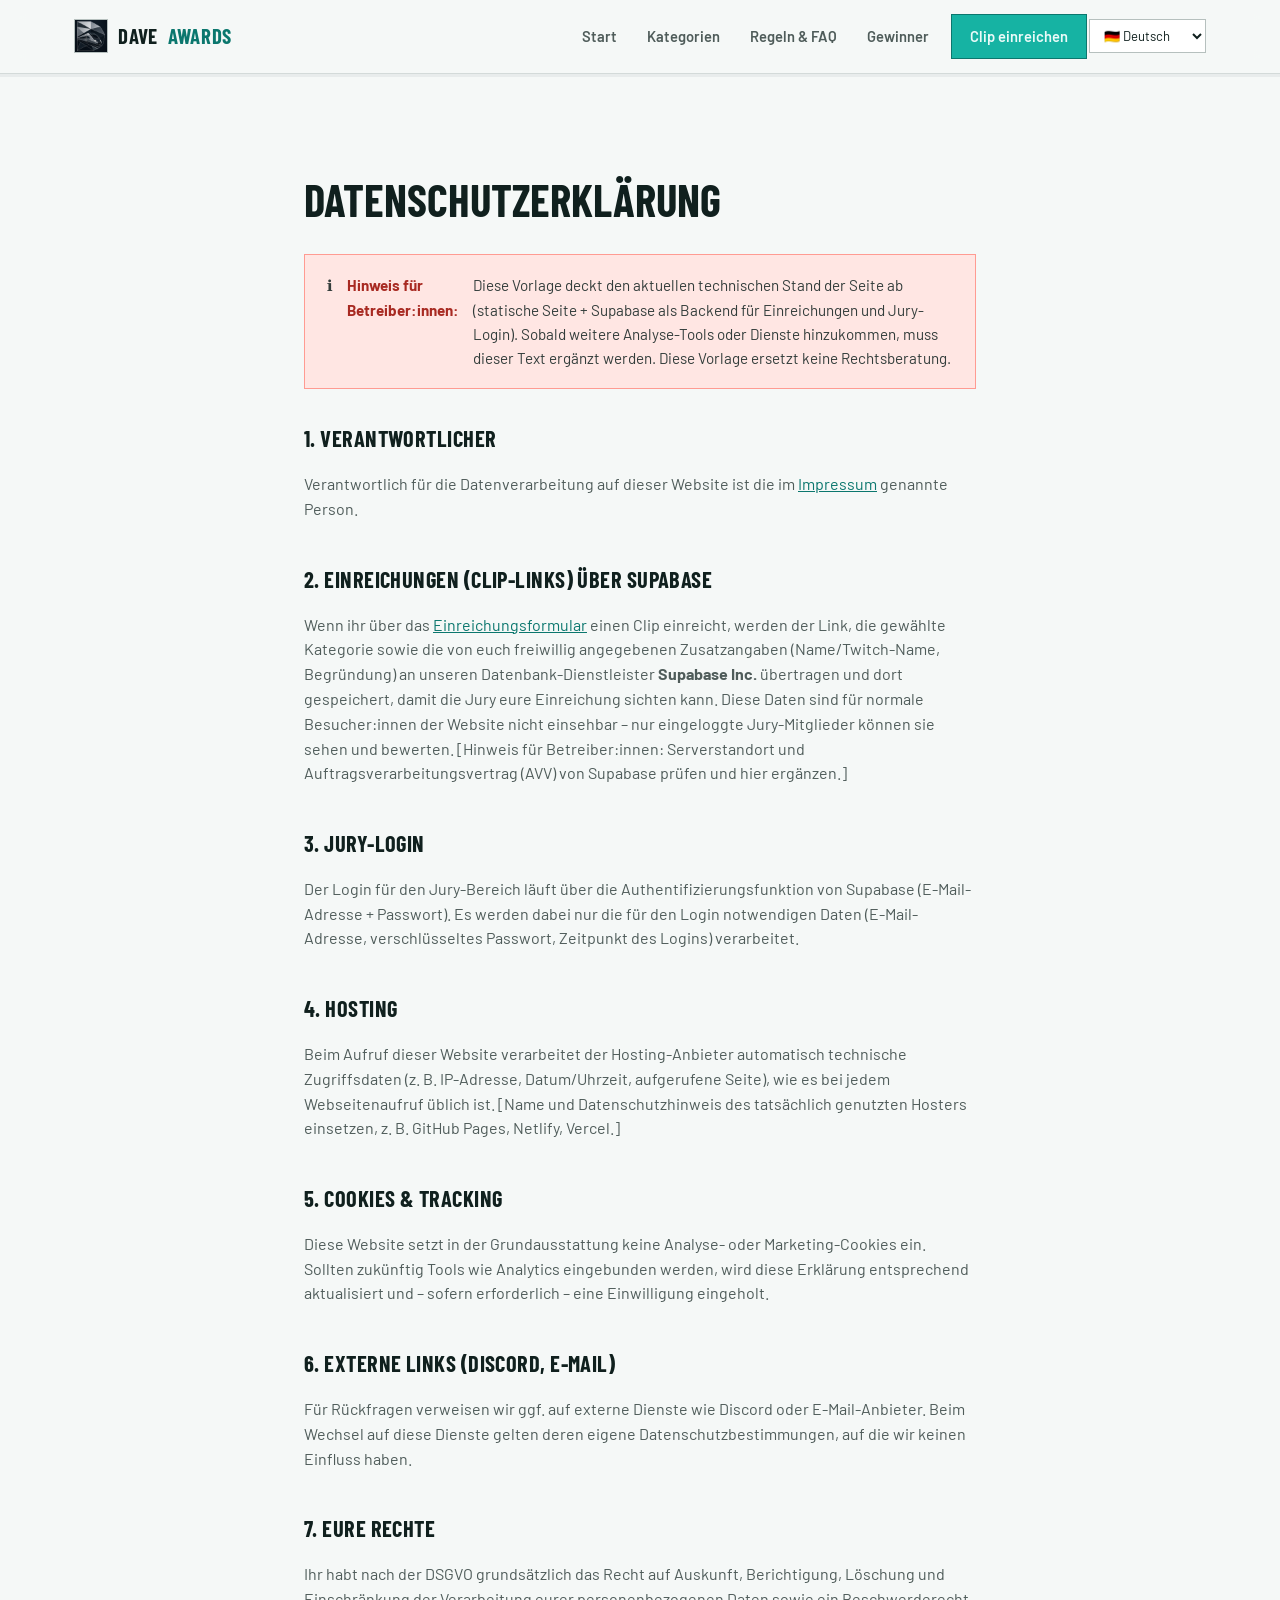
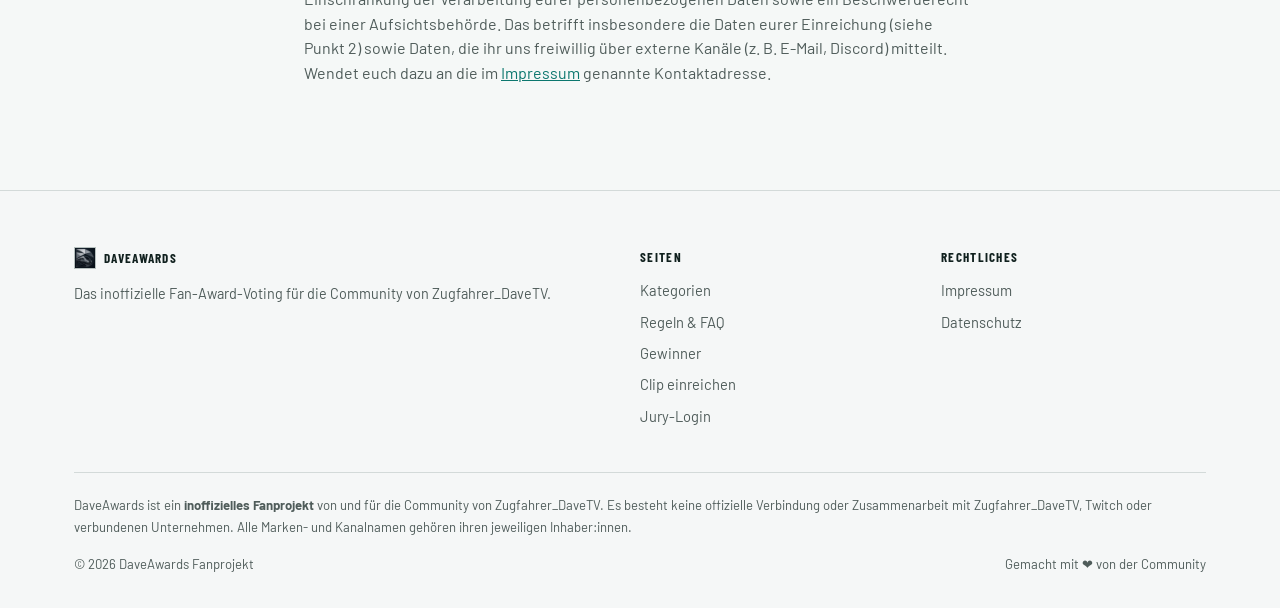
<file: datenschutz.html>
<!doctype html>
<html lang="de">
<head>
<meta charset="UTF-8" />
<meta name="viewport" content="width=device-width, initial-scale=1" />
<title>Datenschutz – DaveAwards</title>
<link rel="icon" type="image/png" sizes="32x32" href="assets/img/favicon-32.png" />
<link rel="icon" type="image/png" sizes="16x16" href="assets/img/favicon-16.png" />
<link rel="apple-touch-icon" href="assets/img/apple-touch-icon.png" />
<link rel="stylesheet" href="assets/css/style.css" />
</head>
<body>

<div id="google_translate_element"></div>

<header class="site-header">
  <nav class="nav">
    <a class="brand" href="index.html"><img src="assets/img/logo.png" alt="" class="brand-logo" />Dave<span class="accent">Awards</span></a>
    <button class="nav-toggle" aria-label="Menü öffnen" aria-expanded="false">☰</button>
    <ul class="nav-links">
      <li><a href="index.html">Start</a></li>
      <li><a href="index.html#kategorien">Kategorien</a></li>
      <li><a href="index.html#ablauf">Regeln &amp; FAQ</a></li>
      <li><a href="index.html#gewinner">Gewinner</a></li>
      <li><a href="index.html#einreichen" class="nav-cta">Clip einreichen</a></li>
      <li class="nav-lang-item">
        <select id="lang-switcher" class="lang-switcher" aria-label="Sprache wählen">
          <option value="de">🇩🇪 Deutsch</option>
          <option value="en">🇬🇧 English</option>
          <option value="fr">🇫🇷 Français</option>
          <option value="es">🇪🇸 Español</option>
          <option value="tr">🇹🇷 Türkçe</option>
          <option value="pl">🇵🇱 Polski</option>
          <option value="ru">🇷🇺 Русский</option>
        </select>
      </li>
    </ul>
  </nav>
</header>
<div class="rail-divider"></div>

<main>
  <section class="section">
    <div class="container prose" style="max-width: 720px;">
      <h1>Datenschutzerklärung</h1>

      <div class="demo-note">
        ℹ️ <strong>Hinweis für Betreiber:innen:</strong> Diese Vorlage deckt den
        aktuellen technischen Stand der Seite ab (statische Seite + Supabase als
        Backend für Einreichungen und Jury-Login). Sobald weitere Analyse-Tools
        oder Dienste hinzukommen, muss dieser Text ergänzt werden. Diese Vorlage
        ersetzt keine Rechtsberatung.
      </div>

      <h2>1. Verantwortlicher</h2>
      <p>
        Verantwortlich für die Datenverarbeitung auf dieser Website ist die im
        <a href="impressum.html">Impressum</a> genannte Person.
      </p>

      <h2>2. Einreichungen (Clip-Links) über Supabase</h2>
      <p>
        Wenn ihr über das <a href="index.html#einreichen">Einreichungsformular</a> einen
        Clip einreicht, werden der Link, die gewählte Kategorie sowie die von euch
        freiwillig angegebenen Zusatzangaben (Name/Twitch-Name, Begründung) an
        unseren Datenbank-Dienstleister <strong>Supabase Inc.</strong> übertragen
        und dort gespeichert, damit die Jury eure Einreichung sichten kann.
        Diese Daten sind für normale Besucher:innen der Website nicht einsehbar –
        nur eingeloggte Jury-Mitglieder können sie sehen und bewerten. [Hinweis für
        Betreiber:innen: Serverstandort und Auftragsverarbeitungsvertrag (AVV) von
        Supabase prüfen und hier ergänzen.]
      </p>

      <h2>3. Jury-Login</h2>
      <p>
        Der Login für den Jury-Bereich läuft über die Authentifizierungsfunktion
        von Supabase (E-Mail-Adresse + Passwort). Es werden dabei nur die für den
        Login notwendigen Daten (E-Mail-Adresse, verschlüsseltes Passwort,
        Zeitpunkt des Logins) verarbeitet.
      </p>

      <h2>4. Hosting</h2>
      <p>
        Beim Aufruf dieser Website verarbeitet der Hosting-Anbieter automatisch
        technische Zugriffsdaten (z. B. IP-Adresse, Datum/Uhrzeit, aufgerufene Seite),
        wie es bei jedem Webseitenaufruf üblich ist. [Name und Datenschutzhinweis des
        tatsächlich genutzten Hosters einsetzen, z. B. GitHub Pages, Netlify, Vercel.]
      </p>

      <h2>5. Cookies &amp; Tracking</h2>
      <p>
        Diese Website setzt in der Grundausstattung keine Analyse- oder
        Marketing-Cookies ein. Sollten zukünftig Tools wie Analytics eingebunden
        werden, wird diese Erklärung entsprechend aktualisiert und – sofern
        erforderlich – eine Einwilligung eingeholt.
      </p>

      <h2>6. Externe Links (Discord, E-Mail)</h2>
      <p>
        Für Rückfragen verweisen wir ggf. auf externe Dienste wie Discord oder
        E-Mail-Anbieter. Beim Wechsel auf diese Dienste gelten deren eigene
        Datenschutzbestimmungen, auf die wir keinen Einfluss haben.
      </p>

      <h2>7. Eure Rechte</h2>
      <p>
        Ihr habt nach der DSGVO grundsätzlich das Recht auf Auskunft, Berichtigung,
        Löschung und Einschränkung der Verarbeitung eurer personenbezogenen Daten
        sowie ein Beschwerderecht bei einer Aufsichtsbehörde. Das betrifft
        insbesondere die Daten eurer Einreichung (siehe Punkt 2) sowie Daten, die
        ihr uns freiwillig über externe Kanäle (z. B. E-Mail, Discord) mitteilt.
        Wendet euch dazu an die im <a href="impressum.html">Impressum</a> genannte
        Kontaktadresse.
      </p>
    </div>
  </section>
</main>

<footer class="site-footer">
  <div class="container">
    <div class="footer-grid">
      <div>
        <h4><img src="assets/img/logo.png" alt="" class="footer-logo" />DaveAwards</h4>
        <p>Das inoffizielle Fan-Award-Voting für die Community von Zugfahrer_DaveTV.</p>
      </div>
      <div>
        <h4>Seiten</h4>
        <ul>
          <li><a href="index.html#kategorien">Kategorien</a></li>
          <li><a href="index.html#ablauf">Regeln &amp; FAQ</a></li>
          <li><a href="index.html#gewinner">Gewinner</a></li>
          <li><a href="index.html#einreichen">Clip einreichen</a></li>
          <li><a href="jury.html">Jury-Login</a></li>
        </ul>
      </div>
      <div>
        <h4>Rechtliches</h4>
        <ul>
          <li><a href="impressum.html">Impressum</a></li>
          <li><a href="datenschutz.html">Datenschutz</a></li>
        </ul>
      </div>
    </div>
    <div class="footer-disclaimer">
      DaveAwards ist ein <strong>inoffizielles Fanprojekt</strong> von und für die Community
      von Zugfahrer_DaveTV. Es besteht keine offizielle Verbindung oder Zusammenarbeit mit
      Zugfahrer_DaveTV, Twitch oder verbundenen Unternehmen. Alle Marken- und Kanalnamen
      gehören ihren jeweiligen Inhaber:innen.
      <div class="footer-bottom">
        <span>© 2026 DaveAwards Fanprojekt</span>
        <span>Gemacht mit ❤️ von der Community</span>
      </div>
    </div>
  </div>
</footer>

<script src="assets/js/data.js"></script>
<script src="assets/js/main.js"></script>
<script src="assets/js/translate.js"></script>
<script src="https://translate.google.com/translate_a/element.js?cb=googleTranslateElementInit" async></script>
</body>
</html>
</file>
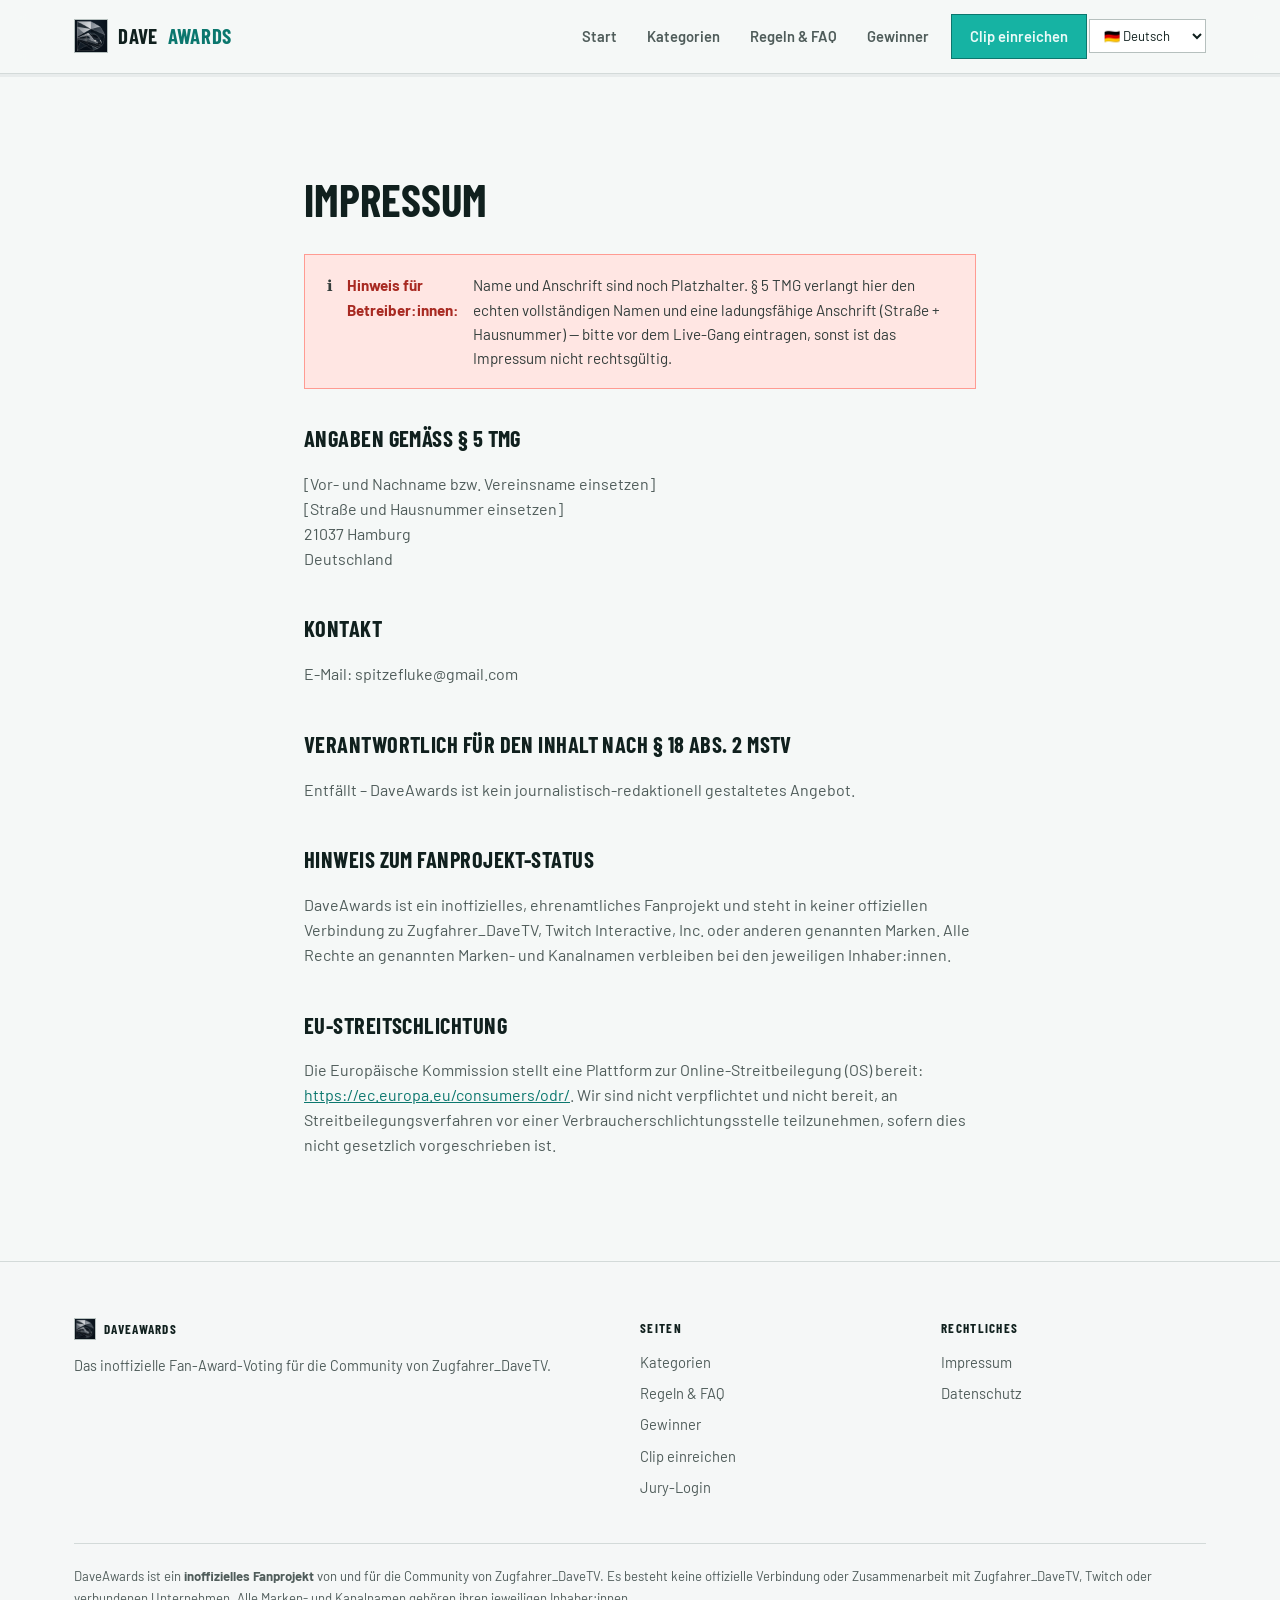
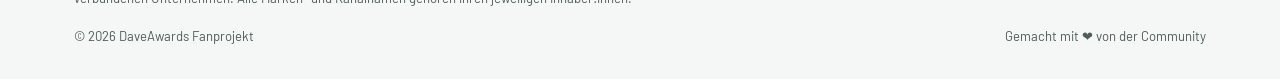
<file: impressum.html>
<!doctype html>
<html lang="de">
<head>
<meta charset="UTF-8" />
<meta name="viewport" content="width=device-width, initial-scale=1" />
<title>Impressum – DaveAwards</title>
<link rel="icon" type="image/png" sizes="32x32" href="assets/img/favicon-32.png" />
<link rel="icon" type="image/png" sizes="16x16" href="assets/img/favicon-16.png" />
<link rel="apple-touch-icon" href="assets/img/apple-touch-icon.png" />
<link rel="stylesheet" href="assets/css/style.css" />
</head>
<body>

<div id="google_translate_element"></div>

<header class="site-header">
  <nav class="nav">
    <a class="brand" href="index.html"><img src="assets/img/logo.png" alt="" class="brand-logo" />Dave<span class="accent">Awards</span></a>
    <button class="nav-toggle" aria-label="Menü öffnen" aria-expanded="false">☰</button>
    <ul class="nav-links">
      <li><a href="index.html">Start</a></li>
      <li><a href="index.html#kategorien">Kategorien</a></li>
      <li><a href="index.html#ablauf">Regeln &amp; FAQ</a></li>
      <li><a href="index.html#gewinner">Gewinner</a></li>
      <li><a href="index.html#einreichen" class="nav-cta">Clip einreichen</a></li>
      <li class="nav-lang-item">
        <select id="lang-switcher" class="lang-switcher" aria-label="Sprache wählen">
          <option value="de">🇩🇪 Deutsch</option>
          <option value="en">🇬🇧 English</option>
          <option value="fr">🇫🇷 Français</option>
          <option value="es">🇪🇸 Español</option>
          <option value="tr">🇹🇷 Türkçe</option>
          <option value="pl">🇵🇱 Polski</option>
          <option value="ru">🇷🇺 Русский</option>
        </select>
      </li>
    </ul>
  </nav>
</header>
<div class="rail-divider"></div>

<main>
  <section class="section">
    <div class="container prose" style="max-width: 720px;">
      <h1>Impressum</h1>

      <div class="demo-note">
        ℹ️ <strong>Hinweis für Betreiber:innen:</strong> Name und Anschrift sind noch
        Platzhalter. § 5 TMG verlangt hier den echten vollständigen Namen und eine
        ladungsfähige Anschrift (Straße + Hausnummer) — bitte vor dem Live-Gang
        eintragen, sonst ist das Impressum nicht rechtsgültig.
      </div>

      <h2>Angaben gemäß § 5 TMG</h2>
      <p>
        [Vor- und Nachname bzw. Vereinsname einsetzen]<br>
        [Straße und Hausnummer einsetzen]<br>
        21037 Hamburg<br>
        Deutschland
      </p>

      <h2>Kontakt</h2>
      <p>
        E-Mail: spitzefluke@gmail.com
      </p>

      <h2>Verantwortlich für den Inhalt nach § 18 Abs. 2 MStV</h2>
      <p>
        Entfällt – DaveAwards ist kein journalistisch-redaktionell gestaltetes Angebot.
      </p>

      <h2>Hinweis zum Fanprojekt-Status</h2>
      <p>
        DaveAwards ist ein inoffizielles, ehrenamtliches Fanprojekt und steht in
        keiner offiziellen Verbindung zu Zugfahrer_DaveTV, Twitch Interactive, Inc.
        oder anderen genannten Marken. Alle Rechte an genannten Marken- und
        Kanalnamen verbleiben bei den jeweiligen Inhaber:innen.
      </p>

      <h2>EU-Streitschlichtung</h2>
      <p>
        Die Europäische Kommission stellt eine Plattform zur Online-Streitbeilegung (OS)
        bereit: <a href="https://ec.europa.eu/consumers/odr/" target="_blank" rel="noopener">https://ec.europa.eu/consumers/odr/</a>.
        Wir sind nicht verpflichtet und nicht bereit, an Streitbeilegungsverfahren vor
        einer Verbraucherschlichtungsstelle teilzunehmen, sofern dies nicht gesetzlich
        vorgeschrieben ist.
      </p>
    </div>
  </section>
</main>

<footer class="site-footer">
  <div class="container">
    <div class="footer-grid">
      <div>
        <h4><img src="assets/img/logo.png" alt="" class="footer-logo" />DaveAwards</h4>
        <p>Das inoffizielle Fan-Award-Voting für die Community von Zugfahrer_DaveTV.</p>
      </div>
      <div>
        <h4>Seiten</h4>
        <ul>
          <li><a href="index.html#kategorien">Kategorien</a></li>
          <li><a href="index.html#ablauf">Regeln &amp; FAQ</a></li>
          <li><a href="index.html#gewinner">Gewinner</a></li>
          <li><a href="index.html#einreichen">Clip einreichen</a></li>
          <li><a href="jury.html">Jury-Login</a></li>
        </ul>
      </div>
      <div>
        <h4>Rechtliches</h4>
        <ul>
          <li><a href="impressum.html">Impressum</a></li>
          <li><a href="datenschutz.html">Datenschutz</a></li>
        </ul>
      </div>
    </div>
    <div class="footer-disclaimer">
      DaveAwards ist ein <strong>inoffizielles Fanprojekt</strong> von und für die Community
      von Zugfahrer_DaveTV. Es besteht keine offizielle Verbindung oder Zusammenarbeit mit
      Zugfahrer_DaveTV, Twitch oder verbundenen Unternehmen. Alle Marken- und Kanalnamen
      gehören ihren jeweiligen Inhaber:innen.
      <div class="footer-bottom">
        <span>© 2026 DaveAwards Fanprojekt</span>
        <span>Gemacht mit ❤️ von der Community</span>
      </div>
    </div>
  </div>
</footer>

<script src="assets/js/data.js"></script>
<script src="assets/js/main.js"></script>
<script src="assets/js/translate.js"></script>
<script src="https://translate.google.com/translate_a/element.js?cb=googleTranslateElementInit" async></script>
</body>
</html>
</file>
<file: assets/css/style.css>
/* DaveAwards – Fanprojekt für die Community von Zugfahrer_DaveTV
   Design: "Blueprint Industrial" – türkis/gelb/rot auf hellem Grund,
   dunkle Ink-Sektionen für Hero & Hall of Fame. */

@import url('https://fonts.googleapis.com/css2?family=Barlow:ital,wght@0,400;0,500;0,600;0,700;1,400&family=Barlow+Condensed:wght@500;600;700&display=swap');

:root {
  --ink: #041418;
  --color-bg: #f5f8f7;
  --color-surface: #ffffff;
  --color-text: #10201e;

  --color-neutral-100: #f5f7f7;
  --color-neutral-200: #e8ecec;
  --color-neutral-300: #d3dad9;
  --color-neutral-400: #b6c0be;
  --color-neutral-500: #93a09d;
  --color-neutral-600: #71807d;
  --color-neutral-700: #4f5c5a;
  --color-neutral-800: #333d3b;
  --color-neutral-900: #1c2322;

  --color-accent: #16b3a3;
  --color-accent-100: #dcf7f3;
  --color-accent-200: #b3ebe4;
  --color-accent-300: #7ddbd0;
  --color-accent-400: #3fc7b8;
  --color-accent-500: #16b3a3;
  --color-accent-600: #0e9488;
  --color-accent-700: #0b776e;
  --color-accent-800: #085a53;
  --color-accent-900: #06403b;

  --color-accent-2: #f5c518;
  --color-accent-2-100: #fdf4d4;
  --color-accent-2-300: #ffe07a;
  --color-accent-2-500: #f5c518;
  --color-accent-2-700: #b88f04;
  --color-accent-2-900: #7a5e00;

  --rd-100: #ffe6e3;
  --rd-300: #ff9b92;
  --rd-500: #e4443a;
  --rd-700: #a82a22;
  --rd-900: #6e1912;

  --font-heading: "Barlow Condensed", system-ui, sans-serif;
  --font-body: "Barlow", system-ui, sans-serif;
  --radius: 0px;
  --max-width: 1180px;

  font-size: 16px;
}

/* ---------- Reset & base ---------- */
* { box-sizing: border-box; }
html { scroll-behavior: smooth; scroll-padding-top: 92px; }
@media (prefers-reduced-motion: reduce) {
  html { scroll-behavior: auto; }
  * { animation-duration: .001s !important; animation-iteration-count: 1 !important; }
}

body {
  margin: 0;
  background: var(--color-bg);
  color: var(--color-text);
  font-family: var(--font-body);
  line-height: 1.55;
  -webkit-font-smoothing: antialiased;
}

h1, h2, h3, h4 { font-family: var(--font-heading); font-weight: 700; margin: 0; }
a { color: inherit; text-decoration: none; }
img { max-width: 100%; display: block; }
::selection { background: var(--color-accent-300); }
:focus-visible { outline: 2px solid var(--color-accent); outline-offset: 2px; border-radius: 0; }

.container { max-width: var(--max-width); margin: 0 auto; padding: 0 24px; }

/* ---------- Keyframes ---------- */
@keyframes reveal { from { opacity: 0; transform: translateY(24px); } to { opacity: 1; transform: none; } }
@keyframes auroraA { 0%,100% { transform: translate3d(-8%, -4%, 0) scale(1); } 50% { transform: translate3d(14%, 10%, 0) scale(1.3); } }
@keyframes auroraB { 0%,100% { transform: translate3d(10%, 8%, 0) scale(1.2); } 50% { transform: translate3d(-12%, -6%, 0) scale(.95); } }
@keyframes auroraC { 0%,100% { transform: translate3d(0, 6%, 0) scale(1.05); } 50% { transform: translate3d(-8%, -10%, 0) scale(1.35); } }
@keyframes horizonBreathe { 0%,100% { opacity: .75; transform: translate(-50%, -100%) scaleY(1); } 50% { opacity: 1; transform: translate(-50%, -100%) scaleY(1.14); } }
@keyframes floorRush { to { background-position: 0 0, 0 44px; } }
@keyframes shaftSway { 0%,100% { opacity: .5; transform: rotate(12deg) translateX(0); } 50% { opacity: .95; transform: rotate(9deg) translateX(34px); } }
@keyframes sparkRise { to { background-position: 40px -520px; } }
@keyframes fieldSweep { 0% { left: -30%; } 50% { left: 104%; } 100% { left: -30%; } }
@keyframes gridDrift { to { background-position: 72px 72px; } }
@keyframes sweep { 0% { transform: translateX(-130%); } 60%,100% { transform: translateX(130%); } }
@keyframes flapDown { 0% { transform: rotateX(0deg); opacity: .95; } 42% { transform: rotateX(-88deg); opacity: .25; } 43%,100% { transform: rotateX(0deg); opacity: .95; } }
@keyframes livePulse { 0%,100% { transform: scale(1); opacity: 1; } 50% { transform: scale(1.5); opacity: .45; } }
@keyframes floatup { 0%,100% { transform: translateY(0); } 50% { transform: translateY(-7px); } }
@keyframes barGrow { from { transform: scaleX(0); } to { transform: scaleX(1); } }
@keyframes trainRun { from { transform: translateX(162%); } to { transform: translateX(-62%); } }
@keyframes wheelSpin { to { transform: rotate(360deg); } }
@keyframes sleepersRev { to { background-position: 160px 0; } }
@keyframes bogieBob { 0%,100% { transform: translateY(0) rotate(0deg); } 35% { transform: translateY(-1px) rotate(-.12deg); } 70% { transform: translateY(.6px) rotate(.1deg); } }
@keyframes mastRun { to { background-position: 210px 0; } }
@keyframes beamFlicker { 0%,100% { opacity: .5; } 45% { opacity: .78; } }
@keyframes streak { 0%,100% { opacity: .35; transform: translateX(0); } 50% { opacity: .75; transform: translateX(16px); } }
@keyframes navIn { from { opacity: 0; transform: translateY(-10px); } to { opacity: 1; transform: none; } }
@keyframes brandSheen { 0%,72%,100% { background-position: 100% 0; } 86% { background-position: 0% 0; } }
@keyframes progressGrow { from { transform: scaleX(0); } to { transform: scaleX(1); } }

/* ---------- Utilities ---------- */
.rv { opacity: 1; transform: none; }
@supports (animation-timeline: view()) {
  .rv { animation: reveal .01s linear both; animation-timeline: view(); animation-range: entry 0% cover 26%; }
}

.blueprint { position: relative; }
.blueprint > .corner { position: absolute; width: 11px; height: 11px; color: color-mix(in srgb, var(--color-text) 45%, transparent); }
.blueprint > .corner::before, .blueprint > .corner::after { content: ""; position: absolute; background: currentColor; }
.blueprint > .corner::before { left: 5px; top: 0; width: 1px; height: 100%; }
.blueprint > .corner::after { top: 5px; left: 0; width: 100%; height: 1px; }
.blueprint > .corner.tl { top: -6px; left: -6px; }
.blueprint > .corner.tr { top: -6px; right: -6px; }
.blueprint > .corner.bl { bottom: -6px; left: -6px; }
.blueprint > .corner.br { bottom: -6px; right: -6px; }

.kicker {
  display: flex; align-items: center; gap: 12px; font-family: var(--font-heading);
  text-transform: uppercase; letter-spacing: .18em; font-size: .76rem; margin-bottom: 14px;
  color: var(--color-accent-700);
}
.kicker::after { content: ""; height: 1px; width: 56px; background: currentColor; opacity: .45; }

.btn-anim { position: relative; overflow: hidden; }
.btn-anim::after {
  content: ""; position: absolute; inset: 0; pointer-events: none;
  background: linear-gradient(105deg, transparent 22%, rgba(255,255,255,.55) 48%, transparent 74%);
  animation: sweep 3.8s cubic-bezier(.4,0,.2,1) infinite;
}
.btn-anim:hover::after { animation-duration: 1.1s; }

.tag {
  display: inline-flex; align-items: center; font-size: .72rem; letter-spacing: .1em;
  text-transform: uppercase; padding: 4px 12px; border: 1px solid var(--color-accent-400);
  color: var(--color-accent-700); white-space: nowrap;
}
.tag-outline-light { border-color: var(--color-accent-400); color: #eafaf8; }

/* ---------- Header / Nav ---------- */
.site-header {
  position: sticky; top: 0; z-index: 60;
  background: color-mix(in srgb, var(--color-bg) 86%, transparent);
  backdrop-filter: blur(12px);
  border-bottom: 1px solid var(--color-neutral-300);
}

.rail-divider {
  height: 3px; width: 100%; overflow: hidden;
  background: var(--color-neutral-200);
}
.rail-divider::after {
  content: ""; display: block; height: 100%; width: 100%; transform-origin: left; transform: scaleX(0);
  background: linear-gradient(90deg, var(--color-accent-500), var(--color-accent-2-500), var(--rd-500));
}
@supports (animation-timeline: scroll()) {
  .rail-divider::after { animation: progressGrow 1s linear both; animation-timeline: scroll(root block); }
}

.nav {
  display: flex; align-items: center; justify-content: space-between; gap: 20px;
  padding: 14px 24px; max-width: var(--max-width); margin: 0 auto;
  animation: navIn .5s cubic-bezier(.22,1,.36,1) both;
}

.brand { display: flex; align-items: center; gap: 10px; font-weight: 700; font-size: 1.3rem; letter-spacing: .04em; text-transform: uppercase; font-family: var(--font-heading); }
.brand-logo {
  width: 34px; height: 34px; object-fit: cover; flex-shrink: 0;
  border: 1px solid var(--color-neutral-400);
  transition: transform .45s cubic-bezier(.22,1,.36,1), border-color .3s;
}
.brand:hover .brand-logo { transform: rotate(-6deg) scale(1.06); border-color: var(--color-accent-500); }
.brand .accent {
  background-image: linear-gradient(105deg, var(--color-accent-700) 42%, var(--color-accent-2-500) 50%, var(--color-accent-700) 58%);
  background-size: 260% 100%; background-repeat: no-repeat;
  -webkit-background-clip: text; background-clip: text; color: transparent;
  animation: brandSheen 7s linear infinite;
}
.brand:hover .accent { animation-duration: 1.6s; }

.nav-links { display: flex; align-items: center; gap: 2px; list-style: none; margin: 0; padding: 0; flex-wrap: wrap; }

.nav-links a {
  position: relative; display: inline-block; padding: 8px 14px;
  color: var(--color-neutral-700); font-weight: 600; font-size: .92rem;
  transition: color .25s, transform .25s cubic-bezier(.22,1,.36,1);
}
.nav-links a::before {
  content: ""; position: absolute; left: 14px; right: 14px; bottom: 2px; height: 2px;
  background: linear-gradient(90deg, var(--color-accent-500), var(--color-accent-2-500));
  transform: scaleX(0); transform-origin: left; transition: transform .32s cubic-bezier(.22,1,.36,1);
}
.nav-links a:hover, .nav-links a.active { color: var(--color-accent-700); transform: translateY(-2px); }
.nav-links a:hover::before, .nav-links a.active::before, .nav-links a:focus-visible::before { transform: scaleX(1); }

.nav-cta {
  margin-left: 6px; padding: 10px 18px !important; background: var(--color-accent) !important;
  color: #eafaf8 !important; border: 1px solid var(--color-accent-700); transform: none !important;
}
.nav-cta::before { display: none; }
.nav-cta:hover { background: var(--color-accent-600) !important; transform: translateY(-2px) !important; }

.nav-lang-item { display: flex; align-items: center; }
.lang-switcher {
  background: var(--color-surface); color: var(--color-text);
  border: 1px solid var(--color-neutral-400); border-radius: 0;
  padding: 7px 10px; font-family: inherit; font-size: .82rem; cursor: pointer;
}

#google_translate_element, .goog-te-banner-frame, .goog-te-gadget-icon { display: none !important; }
body { top: 0 !important; }
.goog-tooltip, .goog-tooltip:hover { display: none !important; }
.goog-text-highlight { background: none !important; box-shadow: none !important; }

.nav-toggle {
  display: none; background: none; border: 1px solid var(--color-neutral-400);
  color: var(--color-text); font-size: 1.2rem; padding: 6px 10px; cursor: pointer;
}

@media (max-width: 780px) {
  .nav-toggle { display: block; }
  .nav-links {
    position: absolute; top: 100%; left: 0; right: 0; flex-direction: column; align-items: stretch;
    background: var(--color-bg); border-bottom: 1px solid var(--color-neutral-300);
    padding: 10px 20px 16px; display: none;
  }
  .nav-links.open { display: flex; }
  .nav-links a { padding: 12px 10px; }
  .nav-cta { margin-left: 0; text-align: center; }
}

/* ---------- Hero ---------- */
.hero {
  position: relative; background: var(--ink); color: #eafaf8; overflow: hidden;
  padding: 84px 24px 168px; text-align: left;
}
.hero .container {
  position: relative; display: grid; grid-template-columns: repeat(auto-fit, minmax(320px, 1fr));
  gap: 44px; align-items: center; padding: 0;
}

.hero-fx { position: absolute; inset: -20%; pointer-events: none; filter: blur(70px); opacity: .55; }
.hero-fx .aurora { position: absolute; border-radius: 50%; }
.hero-fx .aurora-a { left: 4%; top: 6%; width: 46%; height: 60%; background: radial-gradient(circle, var(--color-accent-500), transparent 66%); animation: auroraA 16s ease-in-out infinite; }
.hero-fx .aurora-b { right: 2%; top: 0%; width: 40%; height: 55%; background: radial-gradient(circle, var(--color-accent-2-500), transparent 66%); animation: auroraB 21s ease-in-out infinite; }
.hero-fx .aurora-c { left: 28%; bottom: -8%; width: 44%; height: 58%; background: radial-gradient(circle, var(--rd-500), transparent 66%); animation: auroraC 19s ease-in-out infinite; }

.hero-scene { position: absolute; inset: 0; overflow: hidden; pointer-events: none; }
.hero-horizon-line {
  position: absolute; left: -10%; right: -10%; top: 46%; height: 2px;
  background: linear-gradient(90deg, transparent, var(--color-accent-300), var(--color-accent-2-300), var(--color-accent-300), transparent);
  opacity: .5; filter: blur(.6px);
}
.hero-horizon-glow {
  position: absolute; left: 50%; top: 46%; width: 120%; height: 300px; transform: translate(-50%, -100%);
  background: radial-gradient(ellipse at 50% 100%, rgba(125,219,208,.3), rgba(22,179,163,.08) 44%, transparent 72%);
  filter: blur(12px); animation: horizonBreathe 9s ease-in-out infinite;
}
.hero-floor {
  position: absolute; left: -30%; right: -30%; top: 46%; bottom: -14%; perspective: 340px; perspective-origin: 50% 0%;
  mask-image: linear-gradient(180deg, transparent, #000 22%, #000 78%, transparent);
}
.hero-floor::before {
  content: ""; position: absolute; inset: 0; transform: rotateX(74deg); transform-origin: 50% 0%;
  background-image: repeating-linear-gradient(90deg, rgba(125,219,208,.4) 0 1px, transparent 1px 46px),
    repeating-linear-gradient(180deg, rgba(245,197,24,.3) 0 2px, transparent 2px 44px);
  animation: floorRush 1.9s linear infinite;
}
.hero-sky { position: absolute; left: 0; right: 0; top: 0; height: 52%; overflow: hidden; }
.hero-sky .shaft { position: absolute; top: -30%; height: 170%; filter: blur(6px); }
.hero-sky .shaft-1 { left: 12%; width: 120px; background: linear-gradient(180deg, rgba(125,219,208,.16), transparent 76%); transform: rotate(14deg); animation: shaftSway 13s ease-in-out infinite; }
.hero-sky .shaft-2 { left: 46%; width: 64px; background: linear-gradient(180deg, rgba(245,197,24,.14), transparent 72%); transform: rotate(-9deg); filter: blur(5px); animation: shaftSway 17s ease-in-out infinite reverse; }
.hero-sky .shaft-3 { right: 8%; width: 96px; background: linear-gradient(180deg, rgba(228,68,58,.12), transparent 74%); transform: rotate(11deg); filter: blur(7px); animation: shaftSway 21s ease-in-out infinite; }
.hero-sky .sparks-a { position: absolute; inset: 0; background-image: radial-gradient(circle, rgba(220,247,243,.55) 1.1px, transparent 1.3px); background-size: 132px 104px; animation: sparkRise 26s linear infinite; opacity: .4; }
.hero-sky .sparks-b { position: absolute; inset: 0; background-image: radial-gradient(circle, rgba(245,197,24,.5) 1px, transparent 1.2px); background-size: 186px 148px; animation: sparkRise 38s linear infinite; opacity: .35; }
.hero-sweep {
  position: absolute; top: -20%; bottom: -20%; width: 26%;
  background: linear-gradient(90deg, transparent, rgba(220,247,243,.07), transparent);
  transform: skewX(-12deg); animation: fieldSweep 15s ease-in-out infinite;
}

.badge {
  display: inline-block; border: 1px solid var(--color-accent-400); color: #eafaf8;
  letter-spacing: .12em; text-transform: uppercase; font-size: .72rem; padding: 6px 14px;
}

.hero h1 {
  font-size: clamp(2.3rem, 4.4vw, 4.2rem); line-height: .98; letter-spacing: -.01em;
  margin: 22px 0 18px; text-transform: uppercase; overflow-wrap: break-word;
}
.hero h1 .accent { color: var(--color-accent-2-500); }
.hero h1 .rail { color: var(--color-accent-300); font-size: .58em; letter-spacing: .01em; display: block; margin-top: .34em; }

.hero p.lead { max-width: 560px; margin: 0 0 30px; font-size: 1.1rem; line-height: 1.65; color: #b9d8d4; }
.hero p.lead strong { color: #eafaf8; }

.hero-actions { display: flex; gap: 14px; flex-wrap: wrap; margin-bottom: 38px; justify-content: flex-start; }

.hero-panel {
  position: relative; border: 1px solid var(--color-accent-800); padding: 20px 20px 16px;
  background: rgba(6,64,59,.35); backdrop-filter: blur(4px);
}
.hero-panel-head { display: flex; align-items: baseline; justify-content: space-between; gap: 12px; margin-bottom: 14px; }
.hero-panel-head span:first-child { font-family: var(--font-heading); text-transform: uppercase; letter-spacing: .16em; font-size: .72rem; color: var(--color-accent-2-300); }
.hero-panel-head span:last-child { font-size: .74rem; color: #8fbdb7; letter-spacing: .04em; }

.countdown { display: grid; grid-template-columns: repeat(4, 1fr); gap: 8px; }
.countdown .unit {
  position: relative; border: 1px solid var(--color-accent-800);
  background: linear-gradient(180deg, rgba(6,64,59,.55), rgba(4,20,24,.75)); overflow: hidden;
  text-align: center; padding: 0;
}
.countdown .unit::before { content: ""; position: absolute; left: 0; right: 0; top: 50%; height: 1px; background: rgba(4,20,24,.85); z-index: 2; }
.countdown .unit::after { content: ""; position: absolute; inset: 0; background: linear-gradient(180deg, rgba(255,255,255,.07), transparent 46%, rgba(0,0,0,.18)); }
.countdown .unit .flap { position: absolute; left: 0; right: 0; top: 0; height: 50%; background: linear-gradient(180deg, rgba(255,255,255,.1), rgba(255,255,255,0)); transform-origin: bottom; z-index: 3; animation: flapDown 60s steps(1,end) infinite; }
.countdown .unit.is-seconds .flap { animation-duration: 1s; animation-timing-function: cubic-bezier(.3,0,.2,1); }
.countdown .unit strong {
  position: relative; z-index: 1; display: block; padding: 14px 6px 4px; font-family: var(--font-heading);
  font-size: 2.5rem; line-height: 1; font-variant-numeric: tabular-nums; letter-spacing: .02em;
  color: var(--color-accent-300); text-shadow: 0 0 14px color-mix(in srgb, var(--color-accent-300) 34%, transparent);
}
.countdown .unit.is-minutes strong, .countdown .unit.is-minutes { border-color: var(--color-accent-2-700); }
.countdown .unit.is-minutes strong { color: var(--color-accent-2-300); text-shadow: 0 0 14px color-mix(in srgb, var(--color-accent-2-300) 34%, transparent); }
.countdown .unit.is-seconds { border-color: var(--rd-700); }
.countdown .unit.is-seconds strong { color: var(--rd-300); text-shadow: 0 0 14px color-mix(in srgb, var(--rd-300) 34%, transparent); }
.countdown .unit span { position: relative; z-index: 1; display: block; padding: 0 6px 10px; text-align: center; font-size: .64rem; text-transform: uppercase; letter-spacing: .14em; color: #8fbdb7; }

.countdown-note { margin-top: 12px; display: flex; align-items: center; gap: 10px; }
.countdown-note .live-dot { position: relative; width: 7px; height: 7px; flex: none; border-radius: 50%; background: var(--rd-500); box-shadow: 0 0 8px var(--rd-500); animation: livePulse 1s ease-in-out infinite; }
.countdown-note .note-text { font-family: var(--font-heading); text-transform: uppercase; letter-spacing: .16em; font-size: .64rem; color: #8fbdb7; }
.countdown-note .phase-track { flex: 1; height: 3px; background: rgba(11,119,110,.35); overflow: hidden; }
.countdown-note .phase-fill { display: block; height: 100%; background: linear-gradient(90deg, var(--color-accent-500), var(--color-accent-2-500)); box-shadow: 0 0 8px rgba(245,197,24,.5); }
.countdown-note .phase-pct { font-family: var(--font-heading); font-size: .68rem; letter-spacing: .1em; color: var(--color-accent-2-300); font-variant-numeric: tabular-nums; }

/* ---------- Hero trophy ---------- */
.hero-trophy { position: relative; min-height: 460px; display: flex; align-items: center; justify-content: center; }
.hero-trophy .diamond { position: absolute; aspect-ratio: 1; transform: rotate(45deg); }
.hero-trophy .diamond-1 { width: 74%; border: 1px solid var(--color-accent-800); }
.hero-trophy .diamond-2 { width: 52%; border: 1px solid var(--rd-700); opacity: .6; }
#trophy-slot { position: relative; width: 100%; height: 460px; }
.hero-trophy .trophy-caption {
  position: absolute; bottom: 4px; left: 50%; transform: translateX(-50%);
  font-family: var(--font-heading); text-transform: uppercase; letter-spacing: .22em; font-size: .68rem;
  color: var(--color-accent-300); white-space: nowrap;
}

/* ---------- Hero train ---------- */
.hero-train { position: absolute; left: 0; right: 0; bottom: 0; height: 168px; overflow: hidden; pointer-events: none; }
.hero-train .masts { position: absolute; left: 0; right: 0; bottom: 44px; top: 0; opacity: .3; }
.hero-train .masts::before { content: ""; position: absolute; inset: 0; background-image: linear-gradient(90deg, var(--color-accent-700) 1.5px, transparent 1.5px); background-size: 210px 100%; animation: mastRun 7.5s linear infinite; }
.hero-train .catenary-1 { position: absolute; left: 0; right: 0; top: 10px; height: 1px; background: var(--color-accent-800); }
.hero-train .catenary-2 { position: absolute; left: 0; right: 0; top: 26px; height: 1px; background: var(--color-accent-700); }
.hero-train .rail-1 { position: absolute; left: 0; right: 0; bottom: 41px; height: 2px; background: var(--color-accent-500); opacity: .55; }
.hero-train .rail-2 { position: absolute; left: 0; right: 0; bottom: 38px; height: 1px; background: var(--color-accent-800); }
.hero-train .sleepers { position: absolute; left: 0; right: 0; bottom: 22px; height: 16px; background: repeating-linear-gradient(90deg, var(--color-accent-800) 0 5px, transparent 5px 22px); background-size: 160px 16px; animation: sleepersRev 1.1s linear infinite; opacity: .5; }
.hero-train .ballast { position: absolute; left: 0; right: 0; bottom: 8px; height: 14px; background: repeating-linear-gradient(64deg, rgba(11,119,110,.35) 0 1px, transparent 1px 7px); opacity: .5; }

.consist { position: absolute; bottom: 58px; left: 0; width: 100%; animation: trainRun 19s linear infinite; }
.consist-inner { position: relative; display: flex; align-items: flex-end; gap: 0; width: max-content; animation: bogieBob 1.6s ease-in-out infinite; }
.consist-inner::before {
  content: ""; position: absolute; left: 100%; bottom: 14px; width: 220px; height: 30px;
  background: linear-gradient(270deg, transparent, rgba(125,219,208,.16)); animation: streak 1.4s ease-in-out infinite;
}

.train-lead { position: relative; width: 196px; height: 56px; flex: none; }
.train-lead .body {
  position: absolute; inset: 0; border: 1.5px solid var(--color-accent-400);
  background: linear-gradient(180deg, rgba(11,119,110,.5), rgba(4,20,24,.62));
  clip-path: polygon(0 62%, 9% 26%, 22% 8%, 38% 2%, 100% 0, 100% 100%, 0 100%);
}
.train-lead .cab-window { position: absolute; left: 14px; top: 13px; width: 46px; height: 21px; border: 1px solid var(--color-accent-2-500); background: linear-gradient(180deg, rgba(245,197,24,.3), rgba(245,197,24,.06)); clip-path: polygon(16% 22%, 100% 0, 100% 100%, 0 100%); }
.train-lead .windows { position: absolute; left: 74px; top: 15px; width: 132px; height: 17px; background: repeating-linear-gradient(90deg, rgba(245,197,24,.28) 0 20px, transparent 20px 28px); border-top: 1px solid var(--color-accent-2-500); border-bottom: 1px solid var(--color-accent-2-500); box-shadow: inset 0 0 6px rgba(245,197,24,.2); }
.train-lead .door { position: absolute; left: 66px; top: 12px; width: 15px; height: 42px; border-left: 1px solid var(--color-accent-400); border-right: 1px solid var(--color-accent-400); background: rgba(22,179,163,.1); }
.train-lead .step { position: absolute; left: 66px; top: 50px; width: 15px; height: 3px; background: var(--color-accent-2-500); opacity: .8; }
.train-lead .headlight { position: absolute; left: 4px; bottom: 12px; width: 13px; height: 6px; border-radius: 2px; background: #fff; box-shadow: 0 0 10px 3px rgba(255,255,255,.65); }
.train-lead .headlight-beam { position: absolute; left: -104px; bottom: 4px; width: 120px; height: 22px; transform-origin: left; background: linear-gradient(270deg, rgba(255,255,255,.22), transparent 78%); clip-path: polygon(100% 0, 0 38%, 0 62%, 100% 100%); animation: beamFlicker 4.2s ease-in-out infinite; }
.train-lead .pantograph { position: absolute; right: 0; top: -13px; width: 62px; height: 13px; }
.train-lead .pantograph .arm-1 { position: absolute; left: 0; bottom: 0; width: 1.5px; height: 13px; background: var(--color-accent-400); transform: rotate(12deg); transform-origin: bottom; }
.train-lead .pantograph .arm-2 { position: absolute; left: 26px; bottom: 0; width: 1.5px; height: 13px; background: var(--color-accent-400); transform: rotate(-16deg); transform-origin: bottom; }
.train-lead .pantograph .pad { position: absolute; left: 2px; top: 0; width: 44px; height: 2px; background: var(--color-accent-2-500); box-shadow: 0 0 5px rgba(245,197,24,.7); }
.train-lead .roof-box { position: absolute; right: 70px; top: -6px; width: 34px; height: 6px; border: 1px solid var(--color-accent-700); background: rgba(4,20,24,.5); }
.train-lead .skirt-line { position: absolute; left: 0; right: 0; bottom: 8px; height: 1px; background: var(--color-accent-700); }
.train-lead .skirt { position: absolute; left: 30px; right: 6px; bottom: 0; height: 8px; border-top: 1px solid var(--color-accent-800); background: rgba(4,20,24,.55); }
.train-lead .bogie { position: absolute; bottom: -4px; left: 40px; width: 62px; height: 14px; border: 1px solid var(--color-accent-700); border-top: 0; background: rgba(4,20,24,.5); }
.train-lead .train-wheel--1 { left: 45px; }
.train-lead .train-wheel--2 { left: 75px; }
.train-lead .train-wheel--3 { left: 131px; }
.train-lead .train-wheel--4 { left: 161px; }

.train-car { position: relative; width: 172px; height: 52px; flex: none; }
.train-car .body { position: absolute; inset: 0; border: 1.5px solid var(--color-accent-400); background: linear-gradient(180deg, rgba(11,119,110,.42), rgba(4,20,24,.6)); }
.train-car .roofline { position: absolute; left: 0; right: 0; top: 4px; height: 1px; background: var(--color-accent-700); }
.train-car .windows { position: absolute; left: 24px; right: 24px; top: 13px; height: 16px; background: repeating-linear-gradient(90deg, rgba(245,197,24,.28) 0 19px, transparent 19px 26px); box-shadow: inset 0 0 6px rgba(245,197,24,.2); }
.train-car .door-l { position: absolute; left: 6px; top: 10px; width: 15px; height: 38px; border-left: 1px solid var(--color-accent-400); border-right: 1px solid var(--color-accent-400); background: rgba(22,179,163,.1); }
.train-car .step-l { position: absolute; left: 6px; top: 44px; width: 15px; height: 3px; background: var(--color-accent-2-500); opacity: .8; }
.train-car .door-r { position: absolute; left: 151px; top: 10px; width: 15px; height: 38px; border-left: 1px solid var(--color-accent-400); border-right: 1px solid var(--color-accent-400); background: rgba(22,179,163,.1); }
.train-car .step-r { position: absolute; left: 151px; top: 44px; width: 15px; height: 3px; background: var(--color-accent-2-500); opacity: .8; }
.train-car .skirt-line { position: absolute; left: 0; right: 0; bottom: 7px; height: 1px; background: var(--color-accent-700); }
.train-car .skirt { position: absolute; left: 24px; right: 24px; bottom: 0; height: 7px; border-top: 1px solid var(--color-accent-800); background: rgba(4,20,24,.5); }
.train-car .roof-box { position: absolute; right: 44px; top: -5px; width: 44px; height: 5px; border: 1px solid var(--color-accent-800); background: rgba(4,20,24,.45); }
.train-car .bogie-l { position: absolute; bottom: -4px; left: 22px; width: 62px; height: 14px; border: 1px solid var(--color-accent-700); border-top: 0; background: rgba(4,20,24,.5); }
.train-car .bogie-r { position: absolute; bottom: -4px; left: 110px; width: 62px; height: 14px; border: 1px solid var(--color-accent-700); border-top: 0; background: rgba(4,20,24,.5); }
.train-car.is-tail .taillight { position: absolute; right: 3px; bottom: 13px; width: 8px; height: 5px; border-radius: 2px; background: var(--rd-500); box-shadow: 0 0 9px 2px rgba(228,68,58,.6); }
.train-car .train-wheel--1 { left: 27px; }
.train-car .train-wheel--2 { left: 57px; }
.train-car .train-wheel--3 { left: 115px; }
.train-car .train-wheel--4 { left: 145px; }

.train-wheel {
  position: absolute; bottom: -11px; width: 22px; height: 22px; border-radius: 50%;
  border: 1.5px solid var(--rd-500); background: rgba(4,20,24,.55); animation: wheelSpin .62s linear infinite;
}
.train-wheel::before { content: ""; position: absolute; inset: 7px; border-radius: 50%; border: 1px solid var(--rd-300); }
.train-wheel::after { content: ""; position: absolute; inset: 2px; border-radius: 50%; border-top: 1px solid var(--rd-300); transform: rotate(45deg); }

.train-coupler { position: relative; width: 14px; height: 52px; flex: none; }
.train-coupler::before { content: ""; position: absolute; left: 0; right: 0; top: 30px; height: 2px; background: var(--color-accent-700); }
.train-coupler::after { content: ""; position: absolute; left: 4px; right: 4px; top: 26px; height: 9px; border: 1px solid var(--color-accent-800); }

/* ---------- Buttons ---------- */
.btn {
  display: inline-flex; align-items: center; justify-content: center; gap: 8px; cursor: pointer;
  font-family: var(--font-heading); font-weight: 600; text-transform: uppercase; letter-spacing: .04em;
  font-size: .95rem; padding: 15px 30px; border: 1px solid transparent; text-decoration: none;
  max-width: 100%; overflow-wrap: anywhere; text-align: center;
  transition: transform .22s cubic-bezier(.22,1,.36,1), box-shadow .22s, background .2s, color .2s;
}
.btn:hover { transform: translateY(-3px); }
.btn:active { transform: translateY(0); }
.btn-primary { background: var(--color-accent-500); color: var(--ink); border-color: var(--color-accent-700); }
.btn-primary:hover { background: var(--color-accent-400); }
.btn-secondary { background: transparent; border: 1px solid var(--color-accent-2-500); color: var(--color-accent-2-500); }
.hero .btn-secondary, .hero-panel ~ .btn-secondary { color: var(--color-accent-2-300); }
.btn-secondary:hover { background: color-mix(in srgb, var(--color-accent-2-500) 16%, transparent); }
.btn-rail { background: var(--color-accent-2-500); color: var(--ink); border-color: var(--color-accent-2-700); }
.btn-rail:hover { background: var(--color-accent-2-300); }
.btn:disabled, .btn.voted { opacity: .5; cursor: default; transform: none; }
.btn:disabled::after { display: none; }

/* On light sections, secondary buttons need dark text */
.section .btn-secondary { border-color: var(--color-neutral-400); color: var(--color-text); }
.section .btn-secondary:hover { background: var(--color-neutral-200); }

/* ---------- Sections generic ---------- */
.section { padding: 88px 0; }
.section-alt { background: var(--color-neutral-100); border-top: 1px solid var(--color-neutral-300); border-bottom: 1px solid var(--color-neutral-300); position: relative; overflow: hidden; }
.section-alt::before {
  content: ""; position: absolute; inset: 0; pointer-events: none; opacity: .2;
  background-image: linear-gradient(90deg, var(--color-accent-300) 1px, transparent 1px);
  background-size: 72px 72px; animation: gridDrift 22s linear infinite;
}
.section-alt > .container { position: relative; }

.section-head { max-width: 640px; margin: 0 0 44px; }
.section-head.centered { margin-left: auto; margin-right: auto; text-align: center; }
.section-head h2 { font-size: clamp(2rem, 4vw, 3rem); line-height: 1.04; margin: 0 0 14px; text-transform: uppercase; }
.section-head p { margin: 0; color: var(--color-neutral-700); font-size: 1.05rem; }
.eyebrow { display: none; } /* superseded by .kicker; kept selector for legacy compatibility */

/* ---------- Feature / step cards ---------- */
.grid-3 { display: grid; grid-template-columns: repeat(auto-fit, minmax(260px, 1fr)); gap: 24px; }
@media (max-width: 860px) { .grid-3 { grid-template-columns: 1fr; } }

.feature-card {
  position: relative; padding: 30px 26px; border: 1px solid var(--color-neutral-300);
  background: var(--color-surface); transition: transform .35s cubic-bezier(.22,1,.36,1), border-color .25s;
}
.feature-card:hover { transform: translateY(-6px); border-color: var(--color-accent-500); }
.feature-card .icon { font-family: var(--font-heading); font-size: 3.6rem; line-height: 1; color: var(--color-accent-500); }
.feature-card:nth-child(2) .icon { color: var(--color-accent-2-700); }
.feature-card:nth-child(3) .icon { color: var(--rd-500); }
.feature-card h3 { text-transform: uppercase; letter-spacing: .04em; font-size: 1.28rem; margin: 14px 0 8px; }
.feature-card p { margin: 0; color: var(--color-neutral-700); font-size: .98rem; }

/* ---------- Categories ---------- */
.category-toolbar { display: flex; align-items: center; justify-content: space-between; gap: 20px; flex-wrap: wrap; margin-bottom: 44px; }
.category-toolbar .actions { display: flex; align-items: center; gap: 12px; flex-wrap: wrap; }
.category-search {
  min-width: 220px; padding: 9px 12px; border: 1px solid var(--color-neutral-400);
  background: var(--color-surface); font: inherit; font-size: .92rem; color: var(--color-text);
}
.category-search:focus-visible { border-color: var(--color-accent); }
.category-count {
  border: 1px solid var(--color-accent-400); color: var(--color-accent-700);
  letter-spacing: .1em; text-transform: uppercase; font-size: .74rem; padding: 4px 12px; white-space: nowrap;
}

.demo-note {
  position: relative; padding: 18px 22px; margin-bottom: 32px; display: flex; gap: 14px; align-items: flex-start;
  border: 1px solid var(--rd-300); background: var(--rd-100); color: var(--color-neutral-800); font-size: .95rem; line-height: 1.6;
}
.demo-note strong { color: var(--rd-700); }
.demo-note .demo-note-label {
  font-family: var(--font-heading); color: var(--rd-700); letter-spacing: .1em; font-size: .78rem;
  text-transform: uppercase; white-space: nowrap; padding-top: 3px;
}

.category-grid { display: grid; grid-template-columns: repeat(auto-fill, minmax(266px, 1fr)); gap: 1px; background: var(--color-neutral-300); }
.category-card {
  position: relative; overflow: hidden; background: var(--color-bg); padding: 26px 24px 28px;
  box-shadow: 0 0 0 1px var(--color-neutral-300); transition: background .35s, transform .35s cubic-bezier(.22,1,.36,1);
}
.category-card:hover { background: var(--color-accent-100); transform: translateY(-3px); }
.category-card::before {
  content: ""; position: absolute; left: 0; bottom: 0; height: 3px; width: 100%;
  background: linear-gradient(90deg, var(--color-accent-500), var(--color-accent-2-500), var(--rd-500));
  transform: scaleX(0); transform-origin: left; transition: transform .4s cubic-bezier(.22,1,.36,1);
}
.category-card:hover::before { transform: scaleX(1); }
.category-card .card-top { display: flex; align-items: baseline; justify-content: space-between; gap: 12px; }
.category-card .icon { font-size: 1.7rem; line-height: 1; }
.category-card .num { font-family: var(--font-heading); font-size: .82rem; letter-spacing: .12em; color: var(--color-accent-2-700); }
.category-card h3 { text-transform: uppercase; letter-spacing: .03em; font-size: 1.18rem; margin: 16px 0 8px; line-height: 1.12; }
.category-card p { margin: 0; color: var(--color-neutral-700); font-size: .92rem; line-height: 1.55; }
.category-empty { margin: 28px 0 0; text-align: center; color: var(--color-neutral-700); display: none; }
.category-empty.visible { display: block; }

/* ---------- Voting weight bars ---------- */
.weight-bars { display: flex; height: 68px; border: 1px solid var(--color-neutral-400); margin-bottom: 28px; overflow: hidden; }
.weight-bar {
  transform-origin: left; animation: barGrow 1.1s cubic-bezier(.22,1,.36,1) both;
  display: flex; align-items: center; justify-content: center; font-family: var(--font-heading);
  border-right: 1px solid var(--color-neutral-400);
}
@supports (animation-timeline: view()) { .weight-bar { animation-timeline: view(); animation-range: entry 10% cover 34%; } }
.weight-bar:last-child { border-right: 0; }
.weight-bar.jury { width: 15%; background: var(--rd-500); font-size: 1.1rem; color: #fff; }
.weight-bar.streamer { width: 25%; background: var(--color-accent-2-500); font-size: 1.3rem; color: var(--ink); animation-delay: .1s; }
.weight-bar.community { width: 60%; background: var(--color-accent-600); font-size: 1.5rem; color: #fff; animation-delay: .2s; }

/* ---------- Rules list ---------- */
.rules-list { max-width: 720px; margin: 0 auto; list-style: none; padding: 0; }
.rules-list li { position: relative; padding: 14px 0 14px 30px; border-bottom: 1px solid var(--color-neutral-300); color: var(--color-neutral-700); }
.rules-list li::before { content: "—"; position: absolute; left: 0; color: var(--color-accent-500); font-family: var(--font-heading); }

/* ---------- Dark (ink) sections: Hall of Fame ---------- */
.section-dark { background: var(--ink); color: #eafaf8; position: relative; overflow: hidden; }
.section-dark .section-head p { color: #b9d8d4; }
.section-dark .hero-fx { inset: -20%; opacity: .45; filter: blur(80px); }

.winner-card { border: 1px solid var(--color-accent-700); background: rgba(6,64,59,.28); padding: 26px; text-align: center; }
.winner-card .trophy { font-size: 2.2rem; margin-bottom: 10px; }
.winner-card h3 { margin: 0 0 6px; font-size: 1rem; color: #8fbdb7; font-weight: 600; text-transform: uppercase; letter-spacing: .06em; }
.winner-card .winner-name { font-size: 1.3rem; font-weight: 700; color: var(--color-accent-2-300); font-family: var(--font-heading); }

.empty-state { border: 1px dashed var(--color-accent-700); padding: 64px 24px; text-align: center; background: rgba(6,64,59,.28); }
.empty-state .emoji { font-size: 2.6rem; display: block; margin-bottom: 14px; animation: floatup 4s ease-in-out infinite; }
.empty-state p { margin: 0 auto; max-width: 480px; color: #b9d8d4; line-height: 1.6; }
.section:not(.section-dark) .empty-state { border-color: var(--color-neutral-400); background: var(--color-neutral-100); }
.section:not(.section-dark) .empty-state p { color: var(--color-neutral-700); }

/* ---------- FAQ ---------- */
.faq-item { border-bottom: 1px solid var(--color-neutral-300); padding: 20px 0; }
.faq-item summary {
  cursor: pointer; font-family: var(--font-heading); font-size: 1.16rem; text-transform: uppercase;
  letter-spacing: .02em; list-style: none; display: flex; justify-content: space-between; align-items: center; gap: 16px;
  transition: color .2s;
}
.faq-item summary:hover { color: var(--color-accent-700); }
.faq-item summary::-webkit-details-marker { display: none; }
.faq-item summary::after { content: "+"; color: var(--rd-500); font-size: 1.4rem; line-height: 1; transition: transform .3s cubic-bezier(.22,1,.36,1); display: inline-block; }
.faq-item[open] summary::after { transform: rotate(45deg); }
.faq-item p { margin: 14px 0 0; color: var(--color-neutral-700); line-height: 1.7; }

/* ---------- CTA banner (contact) ---------- */
.cta-banner { border: 1px solid var(--color-accent-700); background: var(--color-accent-900); padding: 44px; text-align: center; color: #eafaf8; }
.cta-banner h2 { margin: 0 0 10px; text-transform: uppercase; }
.cta-banner p { margin: 0 0 24px; color: #b9d8d4; }
.cta-banner .btn-primary { background: var(--color-accent-2-500); color: var(--ink); border-color: var(--color-accent-2-700); }
.cta-banner .btn-primary:hover { background: var(--color-accent-2-300); }

/* ---------- Forms (submission + jury login) ---------- */
.submission-form {
  max-width: 640px; margin: 0 auto; background: var(--color-surface);
  border: 1px solid var(--color-neutral-300); padding: 28px; display: grid; gap: 18px;
}
.form-field { display: grid; gap: 6px; }
.form-field label { font-family: var(--font-heading); text-transform: uppercase; letter-spacing: .08em; font-size: .8rem; }
.form-field input, .form-field select, .form-field textarea {
  background: var(--color-bg); border: 1px solid var(--color-neutral-400);
  padding: 11px 14px; color: var(--color-text); font-family: inherit; font-size: .95rem;
}
.form-field input:focus-visible, .form-field select:focus-visible, .form-field textarea:focus-visible { border-color: var(--color-accent); outline-offset: 0; }
.form-status { margin: 0; font-size: .9rem; min-height: 1.2em; }
.form-status-success { color: var(--color-accent-700); }
.form-status-error { color: var(--rd-700); }

.einreichen-panel {
  position: relative; border: 1px solid var(--color-neutral-400); background: var(--color-neutral-100);
  padding: 56px 40px; display: grid; grid-template-columns: repeat(auto-fit, minmax(300px, 1fr)); gap: 44px;
  align-items: center; overflow: hidden;
}
.einreichen-panel .hero-fx { opacity: .14; filter: blur(60px); inset: 0; }
.einreichen-panel .aurora-a { left: -10%; top: -20%; width: 50%; height: 120%; }
.einreichen-panel .aurora-c { right: -10%; left: auto; bottom: -20%; top: auto; width: 50%; height: 120%; }

/* ---------- Jury panel ---------- */
.jury-toolbar { display: flex; gap: 10px; flex-wrap: wrap; align-items: center; margin-bottom: 24px; }
.jury-toolbar select {
  background: var(--color-surface); border: 1px solid var(--color-neutral-400);
  padding: 9px 12px; color: var(--color-text); font-size: .9rem;
}
.jury-role-badge { color: var(--color-neutral-700); font-size: .9rem; }
.jury-role-badge strong { color: var(--color-accent-700); }

.jury-tabs { display: flex; gap: 8px; margin-bottom: 24px; border-bottom: 1px solid var(--color-neutral-300); }
.jury-tab-btn {
  background: none; border: none; border-bottom: 2px solid transparent; color: var(--color-neutral-700);
  font-family: var(--font-heading); text-transform: uppercase; letter-spacing: .04em;
  font-size: .95rem; padding: 10px 6px; cursor: pointer;
}
.jury-tab-btn:hover { color: var(--color-text); }
.jury-tab-btn.active { color: var(--color-accent-700); border-bottom-color: var(--color-accent-500); }

.jury-loading { color: var(--color-neutral-700); text-align: center; padding: 30px 0; }

.jury-row { background: var(--color-surface); border: 1px solid var(--color-neutral-300); padding: 20px; margin-bottom: 16px; }
.jury-row-head { display: flex; gap: 12px; align-items: center; flex-wrap: wrap; margin-bottom: 10px; font-size: .85rem; }
.jury-category { color: var(--color-neutral-700); font-weight: 700; }
.jury-winner-badge { color: var(--color-accent-700); font-weight: 700; margin-bottom: 6px; }
.jury-date { color: var(--color-neutral-600); margin-left: auto; }

.jury-badge { padding: 4px 10px; font-weight: 700; font-size: .75rem; text-transform: uppercase; letter-spacing: .04em; }
.jury-badge-pending { background: var(--color-accent-2-100); color: var(--color-accent-2-700); }
.jury-badge-passend { background: var(--color-accent-100); color: var(--color-accent-700); }
.jury-badge-unpassend { background: var(--rd-100); color: var(--rd-700); }
.jury-badge-falsche_kategorie { background: var(--color-neutral-200); color: var(--color-neutral-800); }

.jury-link { display: block; word-break: break-all; color: var(--color-accent-700); text-decoration: underline; margin-bottom: 8px; }
.jury-link-unsafe { color: var(--rd-700); text-decoration: none; }
.jury-submitter, .jury-note { color: var(--color-neutral-700); font-size: .9rem; margin-bottom: 4px; }

.jury-actions { display: flex; gap: 10px; flex-wrap: wrap; align-items: center; margin-top: 14px; }
.jury-wrong-category { display: flex; gap: 8px; align-items: center; margin-left: auto; flex-wrap: wrap; }
.jury-wrong-category select { background: var(--color-bg); border: 1px solid var(--color-neutral-400); padding: 8px 10px; color: var(--color-text); font-size: .85rem; }

.btn-jury {
  padding: 9px 16px; border: 1px solid var(--color-neutral-400); background: var(--color-bg);
  color: var(--color-text); font-weight: 700; font-size: .85rem; cursor: pointer;
}
.btn-jury:disabled { opacity: .5; cursor: default; }
.btn-jury-approve:hover:not(:disabled) { border-color: var(--color-accent-600); color: var(--color-accent-700); }
.btn-jury-reject:hover:not(:disabled) { border-color: var(--rd-500); color: var(--rd-700); }
.btn-jury-wrong:hover:not(:disabled) { border-color: var(--color-accent-2-500); color: var(--color-accent-2-700); }

/* ---------- Nominees / community voting ---------- */
.vote-category { background: var(--color-surface); border: 1px solid var(--color-neutral-300); padding: 28px; margin-bottom: 28px; }
.vote-category-head { display: flex; align-items: center; gap: 14px; margin-bottom: 22px; flex-wrap: wrap; }
.vote-category-head .icon { font-size: 1.9rem; }
.vote-category-head h3 { margin: 0; font-size: 1.3rem; text-transform: uppercase; }
.vote-category-head p { margin: 2px 0 0; color: var(--color-neutral-700); font-size: .9rem; }

.nominee-list { display: grid; gap: 12px; }
.nominee { display: grid; grid-template-columns: 44px 1fr auto; align-items: center; gap: 14px; background: var(--color-neutral-100); border: 1px solid var(--color-neutral-300); padding: 12px 16px; }
.nominee .avatar { width: 44px; height: 44px; border-radius: 50%; background: linear-gradient(135deg, var(--color-accent-500), var(--color-accent-2-500)); display: flex; align-items: center; justify-content: center; font-weight: 800; color: var(--ink); }
.nominee .info { min-width: 0; }
.nominee .name { font-weight: 700; }
.nominee .tagline { color: var(--color-neutral-700); font-size: .85rem; }
.nominee-with-thumb { grid-template-columns: 96px 1fr auto; }
.nominee-with-thumb .clip-thumb { width: 96px; height: 54px; margin-bottom: 0; }
.clip-thumb { display: block; width: 160px; max-width: 100%; height: 90px; object-fit: cover; background: var(--color-neutral-300); margin-bottom: 8px; }
.nominee .bar-track { grid-column: 1 / -1; height: 8px; background: var(--color-neutral-300); overflow: hidden; margin-top: 4px; }
.nominee .bar-fill { height: 100%; background: linear-gradient(90deg, var(--color-accent-500), var(--color-accent-2-500)); width: 0%; transition: width .4s ease; }
.nominee .pct { font-size: .8rem; color: var(--color-neutral-700); grid-column: 1 / -1; margin-top: -2px; }

.vote-btn { white-space: nowrap; padding: 9px 16px; border: 1px solid var(--color-accent-500); background: transparent; color: var(--color-accent-700); font-weight: 700; cursor: pointer; font-size: .88rem; transition: background .15s, color .15s; }
.vote-btn:hover:not(:disabled) { background: var(--color-accent-500); color: #fff; }
.vote-btn:disabled { border-color: var(--color-accent-700); color: var(--color-accent-700); opacity: .9; cursor: default; }
.voted-tag { font-size: .78rem; color: var(--color-accent-700); font-weight: 700; }

/* ---------- Clip modal ---------- */
.clip-play-btn { background: none; border: none; color: var(--color-accent-700); text-decoration: underline; cursor: pointer; font: inherit; padding: 0; text-align: left; word-break: break-all; display: block; margin-bottom: 8px; }
.clip-play-btn:hover { color: var(--color-accent-500); }

.clip-modal { display: none; position: fixed; inset: 0; z-index: 200; align-items: center; justify-content: center; padding: 20px; }
.clip-modal.open { display: flex; }
.clip-modal-backdrop { position: absolute; inset: 0; background: rgba(4,20,24,.85); backdrop-filter: blur(2px); }
.clip-modal-dialog { position: relative; z-index: 1; width: 100%; max-width: 900px; background: var(--color-surface); border: 1px solid var(--color-neutral-400); padding: 16px; }
.clip-modal-close {
  position: absolute; top: -14px; right: -14px; width: 36px; height: 36px; border-radius: 50%;
  background: var(--color-accent-500); color: var(--ink); border: none; font-size: 1.3rem; font-weight: 800;
  line-height: 1; cursor: pointer; display: flex; align-items: center; justify-content: center;
}
.clip-modal-frame { position: relative; width: 100%; height: 0; padding-bottom: 56.25%; overflow: hidden; background: #000; }
.clip-modal-frame iframe { position: absolute; inset: 0; width: 100%; height: 100%; border: 0; }
.clip-modal-fallback { padding: 40px 20px; text-align: center; color: var(--color-neutral-700); }
.clip-modal-fallback p { margin: 0 0 16px; }
body.clip-modal-open { overflow: hidden; }

/* ---------- Prose (legal pages) ---------- */
.prose h1 { text-transform: uppercase; font-size: clamp(2rem, 4vw, 2.8rem); margin-bottom: 20px; }
.prose h2 { margin-top: 40px; font-size: 1.4rem; text-transform: uppercase; letter-spacing: .02em; }
.prose h2:first-of-type { margin-top: 0; }
.prose p, .prose li { color: var(--color-neutral-700); }
.prose ul { padding-left: 20px; }
.prose a { color: var(--color-accent-700); text-decoration: underline; }

/* ---------- Footer ---------- */
.site-footer { border-top: 1px solid var(--color-neutral-300); background: var(--color-neutral-100); padding: 56px 0 32px; color: var(--color-neutral-700); font-size: .9rem; }
.footer-grid { display: grid; grid-template-columns: 2fr 1fr 1fr; gap: 36px; margin-bottom: 36px; }
@media (max-width: 700px) { .footer-grid { grid-template-columns: 1fr; } }
.footer-grid h4 { color: var(--color-text); margin: 0 0 12px; font-size: .82rem; text-transform: uppercase; letter-spacing: .1em; display: flex; align-items: center; gap: 8px; }
.footer-logo { width: 22px; height: 22px; object-fit: cover; flex-shrink: 0; border: 1px solid var(--color-neutral-400); }
.footer-grid ul { list-style: none; margin: 0; padding: 0; }
.footer-grid li { margin-bottom: 8px; }
.footer-grid a { text-decoration: none; color: var(--color-neutral-700); font-size: .92rem; transition: color .2s; }
.footer-grid a:hover { color: var(--color-accent-700); }
.footer-disclaimer { border-top: 1px solid var(--color-neutral-300); padding-top: 22px; font-size: .82rem; line-height: 1.65; }
.footer-bottom { margin-top: 16px; display: flex; justify-content: space-between; flex-wrap: wrap; gap: 8px; }

/* ---------- Redirect stub pages ---------- */
.redirect-note { max-width: 480px; margin: 120px auto; text-align: center; padding: 0 24px; }
.redirect-note p { color: var(--color-neutral-700); }
</file>
